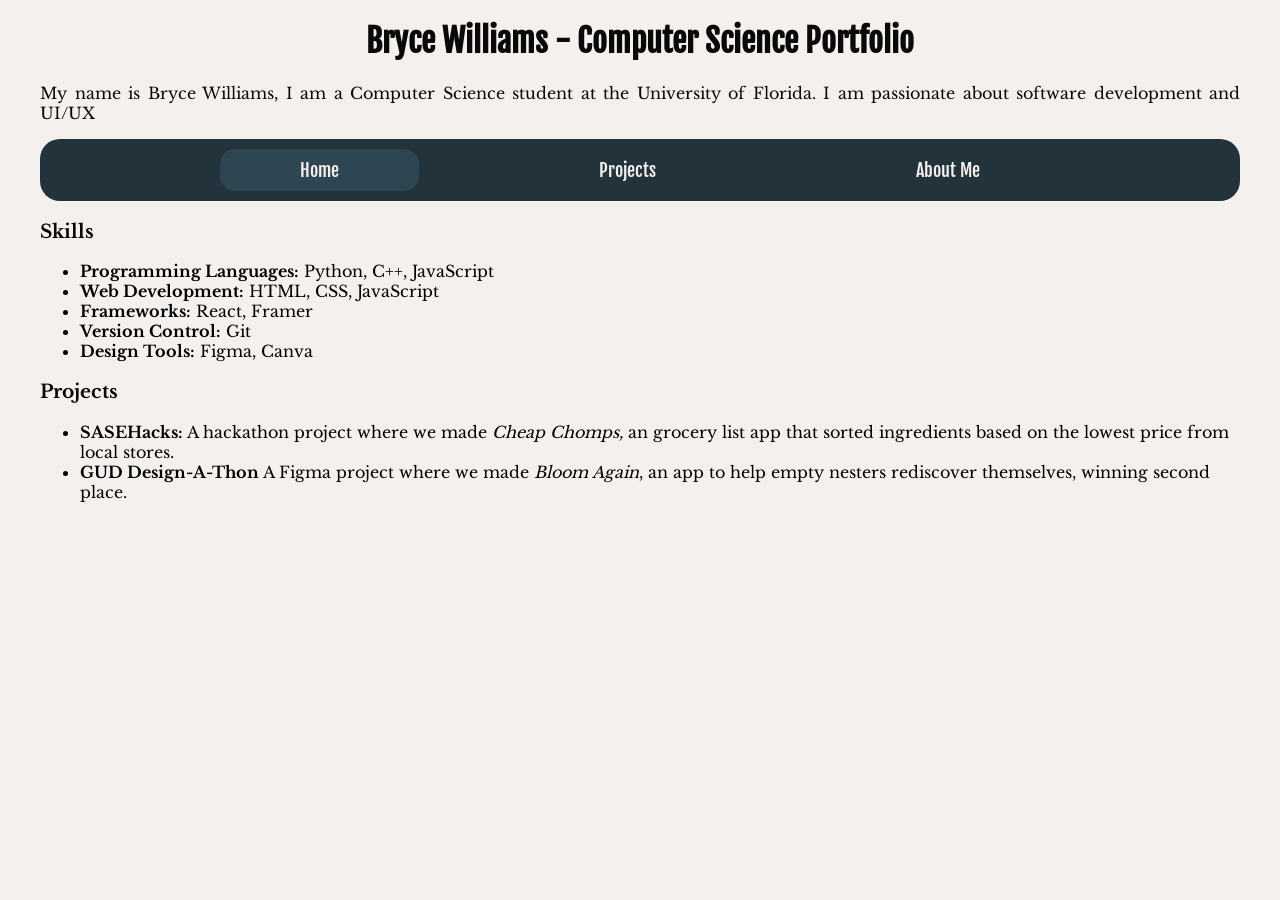
<file: index.html>
<!DOCTYPE html>
<html lang="en">
<head>

    <meta charset="UTF-8">
    <meta name="viewport" content="width=device-width, initial-scale=1.0">
    <title>Bryce Williams Portfolio</title>

</head>

<body>
    <header>
        <h1 class="Main Header">Bryce Williams - Computer Science Portfolio</h1>
        <p>My name is Bryce Williams, I am a Computer Science student at the University of Florida. I am passionate about software development and UI/UX</p>
        
        <nav class = "navbar">
            <ul class = "nav-links">
                <li><a href="index.html" class="current">Home</a></li>
                <li><a href="projects.html">Projects</a></li>
                <li><a href="about.html">About Me</a></li>
            </ul>
        </nav>
        <link rel="stylesheet" href="style.css">
    </header>

    <article>
        <h3>Skills</h3>
        <ul>
            <li><strong>Programming Languages:</strong> Python, C++, JavaScript</li>
            <li><strong>Web Development:</strong> HTML, CSS, JavaScript</li>
            <li><strong>Frameworks:</strong> React, Framer</li>
            <li><strong>Version Control:</strong> Git</li>
            <li><strong>Design Tools:</strong> Figma, Canva</li>
        </ul>

        <h3>Projects</h3>
        <ul>
            <li><strong> SASEHacks: </strong> A hackathon project where we made <em>Cheap Chomps,</em> an grocery list app that sorted ingredients based on the lowest price from local stores.</li>
            <li><strong> GUD Design-A-Thon</strong> A Figma project where we made <em>Bloom Again</em>, an app to help empty nesters rediscover themselves, winning second place.</li>
        </ul>
    </article>
</body>
</html>
</file>
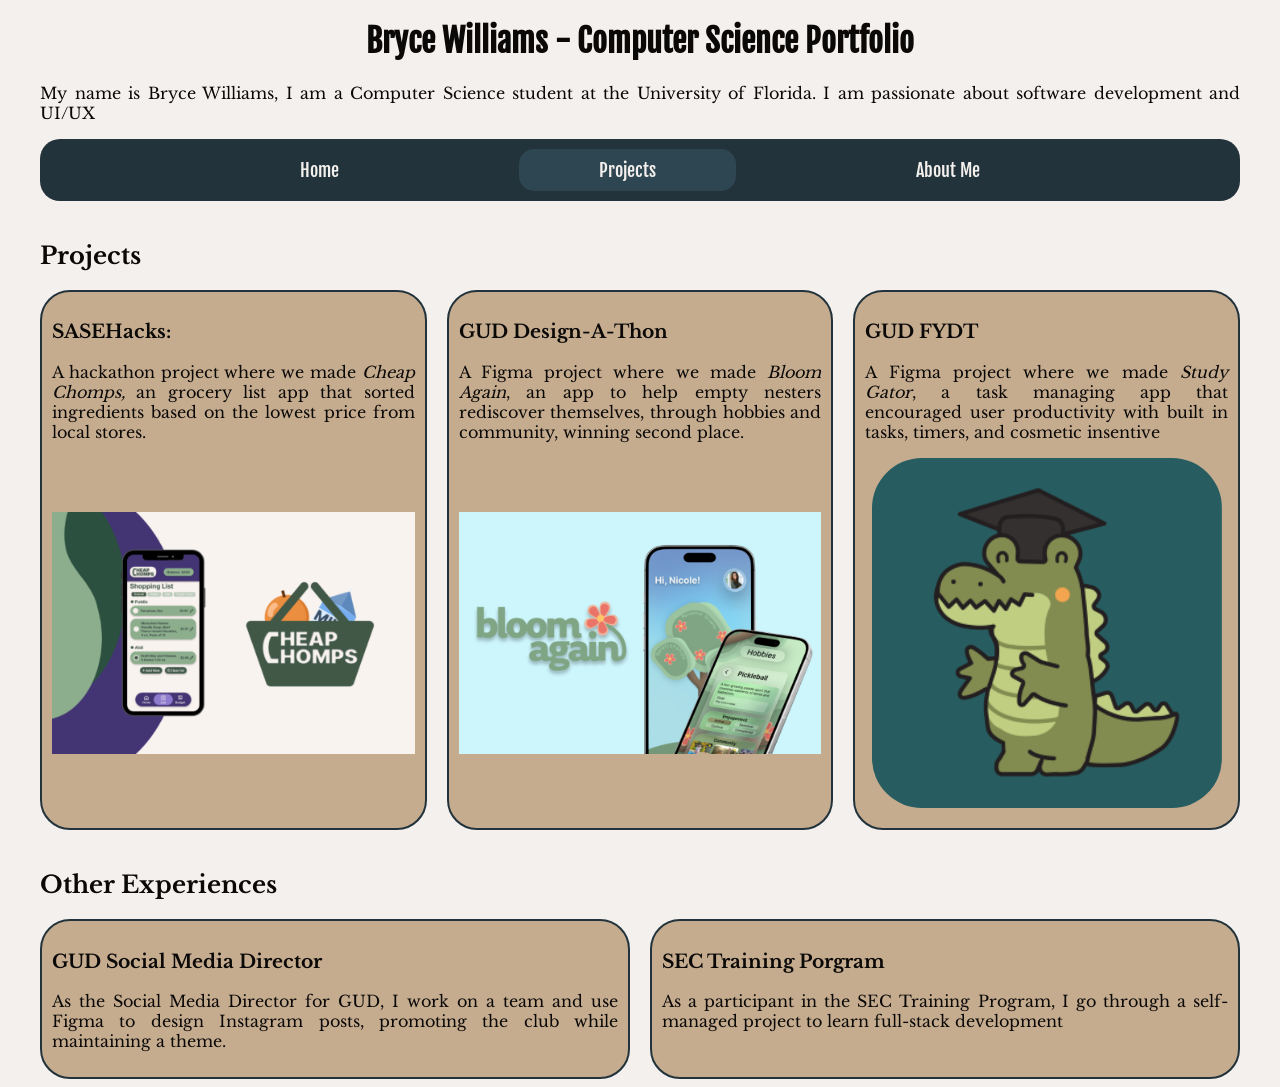
<file: projects.html>
<!DOCTYPE html>
<html lang="en">
<head>
    <meta charset="UTF-8">
    <meta name="viewport" content="width=device-width, initial-scale=1.0">
    <title>Projects</title>
</head>
<body>
    <header>
        <h1 class="Main Header">Bryce Williams - Computer Science Portfolio</h1>
        <p>My name is Bryce Williams, I am a Computer Science student at the University of Florida. I am passionate about software development and UI/UX</p>
        
        <nav class = "navbar">
            <ul class = "nav-links">
                <li><a href="index.html">Home</a></li>
                <li><a href="projects.html" class="current">Projects</a></li>
                <li><a href="about.html">About Me</a></li>
            </ul>
        </nav>
        <link rel="stylesheet" href="style.css">
        <link rel="stylesheet" href="projects.css">
    </header>
    <article>
        <br>
        <h2>Projects</h2>

        <div class="projects_container">
            <div>
                <h3> SASEHacks: </h3>
                <p>A hackathon project where we made <em>Cheap Chomps,</em> an grocery list app that sorted ingredients based on the lowest price from local stores.</p>
                <div class = "img-frame"><img src="assets/cheap_chomps_one.png" alt="Cheap Chomps Add"></div>
            </div>
            <div>
                <h3> GUD Design-A-Thon </h3>
                <p>A Figma project where we made <em>Bloom Again</em>, an app to help empty nesters rediscover themselves, through hobbies and community, winning second place.</p>
                <div class = "img-frame"><img src="assets/bloom_again_one.png" alt="Bloom Again App"></div>
            </div>
            <div>
                <h3> GUD FYDT</h3>
                <p> A Figma project where we made <em>Study Gator</em>, a task managing app that encouraged user productivity with built in tasks, timers, and cosmetic insentive</p>
                <div class = "img-frame"><img src="assets/study_gator_one.png" alt="Study Gator App"></div>
            </div>
        </div>
        <br>

        <h2> Other Experiences </h2>
        <div class = "projects_container">
            <div><h3> GUD Social Media Director </h3>
            <p> As the Social Media Director for GUD, I work on a team and use Figma to design Instagram posts, promoting the club while maintaining a theme.</p></div>
            <div><h3> SEC Training Porgram </h3>
            <p> As a participant in the SEC Training Program, I go through a self-managed project to learn full-stack development</p></div>
        </div>
    </article>
</body>
</html>
</file>
<file: style.css>
:root {
    /* --primary-color: #2453b1;
    --dark-primary-color: #122b67;
    --background-color: rgb(255, 244, 233);
    --text-color: #27180A;
    --highlight-color: rgb(210, 186, 154); */

    --primary-color: #22333b;
    --light-primary-color: #2e4651;
    --background-color: #f4f0ed;
    --text-color: #0a0908;
    --highlight-color: #c6ac8f;
}


@font-face {
    font-family: 'Fjalla One';
    src: url('assets/fonts/FjallaOne-Regular.ttf') format('truetype');
}

@font-face {
    font-family: 'Libre Baskerville';
    src: url('assets/fonts/LibreBaskerville-VariableFont_wght.ttf') format('truetype');
}

body{
    background-color: var(--background-color);
    margin-left: 40px;
    margin-right: 40px;
    font-family: 'Libre Baskerville', serif;
}

h1{
    color: var(--text-color);
    font-family: 'Fjalla One', sans-serif;
    text-align: center;
}

h2{
    color: var(--text-color);
    font-family: 'Libre Baskerville', serif;
    font-weight: bold;
}

h3{
    color: var(--text-color);
    font-family: 'Libre Baskerville', serif;
    font-weight: bold;
}

p{
    color: var(--text-color);
    font-family: 'Libre Baskerville', serif;
    text-align: justify;
}

/* ul{ 

    color: var(--text-color);
    font-family: 'Libre Baskerville', serif;
    text-align: justify;
    font-size: 16px;
    background-color: var(--highlight-color);
    border: 2px solid var(--primary-color);
    border-radius: 20px;
    padding: 30px ;
} */

table{
    border-collapse: collapse;
    table-layout: fixed;
    margin: 20px 0;
    width: 100%;
}

th, td{
    border: 1px solid var(--text-color);
    padding: 20px;
    font-family: 'Libre Baskerville', serif;
    width: 50%
}

th{
    background-color: var(--primary-color);
    color: var(--background-color);
    font-size: 20px;
}

td{
    text-align: left;
        font-size: 16px;
}

.nav-links {
    display: flex;
    justify-content: center;
    list-style: none;
    background-color: var(--primary-color);
    padding: 20px;
    justify-content: center;
    gap: 100px;
    margin: 0;
    border-radius: 20px;
}

.nav-links li a.current {
    background-color: var(--light-primary-color);
    border-radius: 15px;
    padding: 10px 80px;
}

.nav-links li a {
    color: var(--background-color);
    text-decoration: none;
    font-family: 'Fjalla One', sans-serif;
    font-size: 18px;
    padding: 10px 80px;
}

.nav-links li a:hover {
    background-color: var(--light-primary-color);
    border-radius: 15px;
    transition: background-color 0.3s, color 0.3s;

}

.nav-links li a:active {
    background-color: var(--light-primary-color);
    border-radius: 15px;
}

@media (max-width: 600px) {
    .nav-links {
        flex-direction: column; 
        gap: 10px; 
        align-items: center; 
        padding: 15px;
    }

    .nav-links li {
        width: 100%; 
        text-align: center;
    }

    .nav-links li a {
        display: block;
        padding: 12px;
    }
}
</file>
<file: projects.css>
.projects_container{
    display: grid;
    grid-template-columns: repeat(auto-fit, minmax(min(100%, 300px), 1fr));
    gap: 20px;

}

.projects_container > div {
    padding: 10px;
    background-color: var(--highlight-color);
    border: 2px solid var(--primary-color);
    border-radius: 30px;
    text-align: left;
}

.projects_container img{
    height: 350px;
    max-height: 100%;
    max-width: 100%;

    object-fit: contain;

    width: auto;
    border-radius: 50px;
    display: block;
    margin: auto;
    margin-bottom: 10px;

}
</file>
